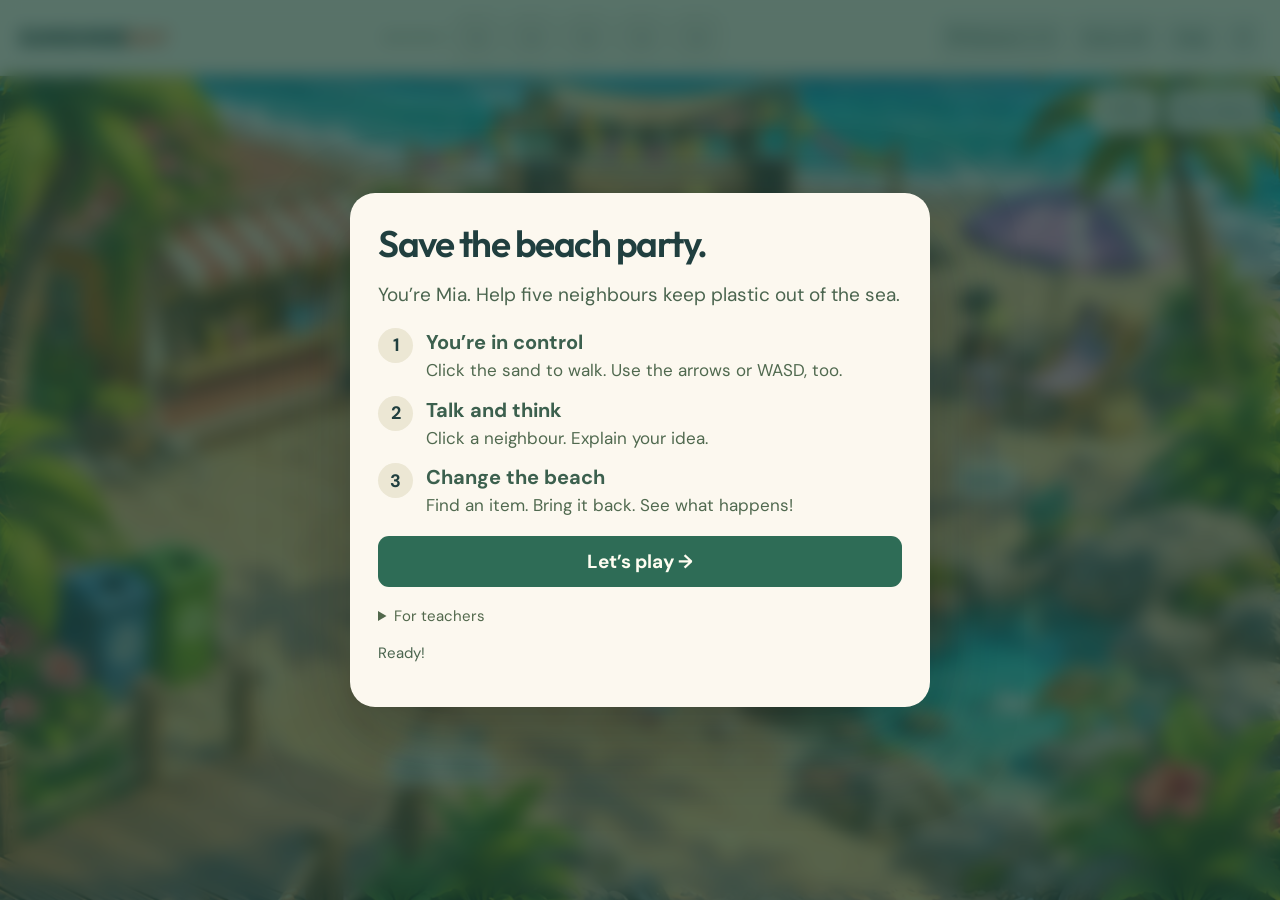
<file: index.html>
<!doctype html><html lang="en"><head><meta charset="utf-8"><meta name="viewport" content="width=device-width,initial-scale=1,viewport-fit=cover"><title>Sunshine Bay — A Beach Adventure</title><link rel="stylesheet" href="game.css"><link rel="stylesheet" href="readability.css"><link rel="stylesheet" href="play.css?v=10"><link rel="stylesheet" href="ui-polish.css?v=10"><link rel="stylesheet" href="festival.css?v=10"></head><body>
<header><a class="logo" href="#">SUNSHINE<span>BAY</span></a><div class="inventory" aria-label="Backpack"><div class="inventory-label">BACKPACK</div><div id="inventorySlots"></div></div><nav><button id="questButton">⚑ Mission 1 / 5</button><button id="music" class="hidden">♫ Music off</button><button id="voice" aria-pressed="false">Voice off</button><button id="help">Help</button><button id="restart" title="New game" aria-label="New game">↻</button></nav></header>
<main><section class="play-area"><div class="world-shell" id="shell"><div id="world"><img class="environment" src="assets/beach-panorama.png" alt="Sunny beach with a drinks stall, festival stage and turtle pool" draggable="false"><div id="entities"></div><div id="footprints"></div><div id="destination"></div><div id="particles"></div><div class="world-note" id="worldNote"></div></div><div class="scene-top"><span class="location">Click the sand to walk · Click a neighbour to talk</span><div><button id="camera">◎ Mia</button><button id="journalBtn">Our story</button></div></div><div class="walk-tip" id="walkTip"></div><div id="toast" role="status"></div><button id="resumeDialogue" class="hidden">Keep talking ↗</button><div id="partyBanner" class="hidden">Beach party!</div></div></section></main>
<div id="questPanel" class="mission-overlay hidden"><aside role="dialog" aria-label="Your mission"><button id="closeQuest" class="close-panel" aria-label="Close mission">×</button><div class="quest-top"><span class="overline">YOUR MISSION</span><span id="counter">01 / 05</span></div><h1 id="questTitle">The cup mountain</h1><div class="progress" id="progress"></div><p id="goal" class="goal"></p><button id="goTarget" class="go-target">Show me →</button><p class="manual-note">You move Mia. Click the sand to choose her path.</p><div class="steps" id="steps"></div><div id="neighbours"></div><div class="speaking-tip"><p id="speakingTip"></p><button id="phrasesBtn">Need words? +</button><p id="phrases" class="hidden">We could… because…<br>What if we…?<br>First…, then…<br>This would protect marine life.</p></div></aside></div>
<section id="dialogue" class="dialogue hidden" role="dialog" aria-label="Character conversation"><div class="portrait-wrap"><div id="portrait" class="portrait"></div><span id="speakerRole"></span></div><div class="dialogue-main"><div class="dialogue-head"><b id="speaker"></b><span id="dialogueStep"></span><button id="closeDialogue" aria-label="Hide conversation">−</button></div><p id="npcLine" aria-live="polite"></p><p id="speakingPrompt"></p><div id="choices"></div><div id="answerArea" class="hidden"><div id="typingBox" class="hidden"><label for="answer">Your idea</label><textarea id="answer" rows="2" placeholder="We could… because…"></textarea><button id="send" class="primary">Send →</button></div><div class="answer-actions"><button id="oral" class="primary">I’ve said my idea ✓</button><button id="typingToggle" class="oral" aria-expanded="false">Type instead</button></div><p id="answerFeedback" role="status"></p></div><div id="dialogueActions"></div><div id="responseTag" class="response-tag"></div></div></section>
<div id="overlay" class="overlay"><div class="welcome-card"><div class="welcome-copy"><h2>Save the beach party.</h2><p>You’re Mia. Help five neighbours keep plastic out of the sea.</p><div class="tutorial"><div><b>1</b><span><strong>You’re in control</strong>Click the sand to walk. Use the arrows or WASD, too.</span></div><div><b>2</b><span><strong>Talk and think</strong>Click a neighbour. Explain your idea.</span></div><div><b>3</b><span><strong>Change the beach</strong>Find an item. Bring it back. See what happens!</span></div></div><button id="start" class="primary">Let’s play →</button><details class="teacher-note"><summary>For teachers</summary><p>Speak first, then press “I’ve said my idea”. Characters have scripted replies. Typing is optional. Open ⚑ Mission for your next step.</p></details><p id="loading">Loading the beach…</p></div></div></div>
<div id="journal" class="overlay hidden"><div class="journal-card"><div class="dialogue-head"><h2>Our beach story</h2><button id="closeJournal">Close ×</button></div><div id="journalContent"></div></div></div><script src="story.js?v=10"></script><script src="celebration.js?v=10"></script><script src="beach-life.js?v=10"></script><script src="game.js?v=10"></script></body></html>
</file>
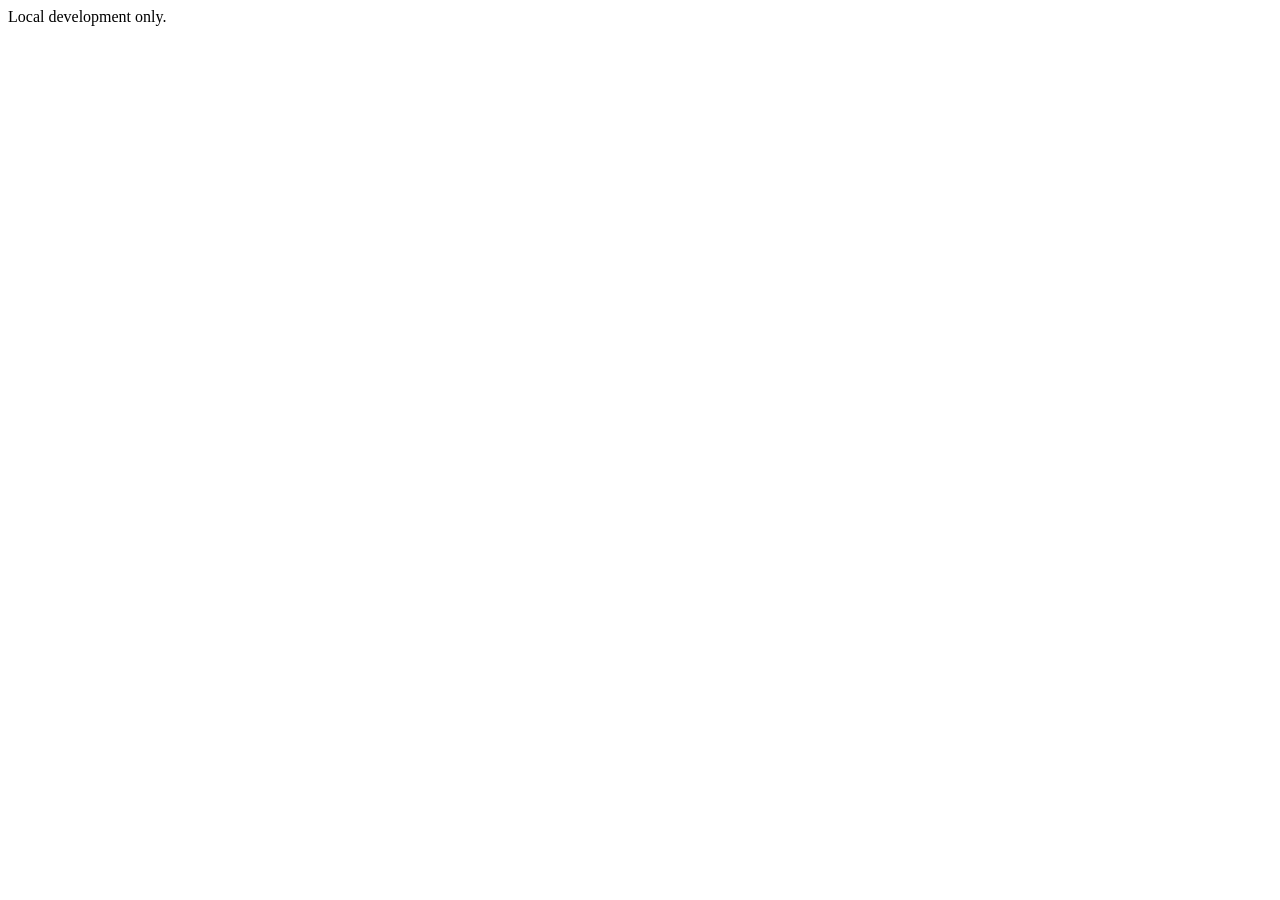
<file: tests/scenes.html>
<!doctype html><html lang="en"><meta charset="utf-8"><title>Local scene checks</title><body><h1>Local scene checks</h1><p>These local-only controls replace this test browser's saved game.</p><button data-count="0">Fresh adventure</button><button data-count="1">Preview refill visitors</button><button data-count="2">Preview clean-up volunteers</button><button data-count="4">Preview clean rockpool</button><button data-count="5">Preview final festival</button><script>if(!['localhost','127.0.0.1'].includes(location.hostname)){document.body.textContent='Local development only.'}else{document.querySelectorAll('button').forEach(b=>b.onclick=()=>{const n=Number(b.dataset.count);localStorage.setItem('sunshine-bay-v2',JSON.stringify({q:Math.min(n,4),stages:Array.from({length:5},(_,i)=>i<n?'done':'inspect'),plans:{0:'refill',1:'challenge',2:'lid',3:'grabber',4:'reward'},answers:[],bag:[],used:['cart','gloves','bin','grabber'].slice(0,n),seen:['bottle','wrapper','windy','turtle','poster'].slice(0,n),position:{x:34,y:82},welcomed:true,voice:false,final:n===5}));location.href='../index.html'})}</script></body></html>
</file>
<file: game.css>
@import url('https://fonts.googleapis.com/css2?family=DM+Sans:wght@400;500;600;700&family=Outfit:wght@400;500;600;700;800&display=swap');
:root{--ink:#203f3f;--muted:#75827b;--cream:#fcf8ef;--coral:#ed795b;--green:#357b68;--line:#e7e7d9}*{box-sizing:border-box}body{margin:0;background:var(--cream);color:var(--ink);font-family:'DM Sans',Arial,sans-serif}button,a,textarea{-webkit-tap-highlight-color:transparent}button{cursor:pointer;border:0;font:inherit;color:inherit}button:focus-visible,a:focus-visible{outline:3px solid #edac4f;outline-offset:3px}button:disabled{cursor:wait;opacity:.5}header{height:80px;display:flex;align-items:center;justify-content:space-between;padding:0 28px;border-bottom:1px solid var(--line);gap:20px}.logo{text-decoration:none;color:var(--ink);font-family:Outfit,Arial,sans-serif;font-size:24px;font-weight:800;letter-spacing:-1px;line-height:1}.logo span{color:var(--coral)}.logo small{display:block;font:9px 'DM Sans',Arial;letter-spacing:3px;margin-top:7px}.header-note{font-size:13px;color:var(--muted)}nav{display:flex;gap:7px}nav button{background:#ebece0;padding:10px 12px;border-radius:9px;font-size:12px}main{display:grid;grid-template-columns:minmax(0,1fr) 290px;gap:20px;max-width:1800px;margin:auto;padding:20px 24px}.play-area{min-width:0}.world-shell{position:relative;overflow:hidden;border-radius:22px;background:#e9ca8b;aspect-ratio:3/2;box-shadow:0 14px 35px #183b3914;isolation:isolate}#world{position:absolute;width:1536px;height:1024px;transform-origin:top left;overflow:hidden;user-select:none}.environment{position:absolute;width:1536px;height:1024px;pointer-events:none}.sea-glint{position:absolute;top:0;left:22%;width:60%;height:100px;background:linear-gradient(115deg,transparent,#fffa,transparent);opacity:.17;animation:glint 9s ease-in-out infinite;pointer-events:none;clip-path:polygon(0 0,100% 0,100% 35%,0 75%)}@keyframes glint{50%{opacity:.5;transform:translateX(130px)}}.scene-top{position:absolute;left:17px;right:17px;top:17px;display:flex;justify-content:space-between;pointer-events:none}.location,.scene-top button{background:#fffc;color:#315449;padding:10px 13px;border-radius:12px;font-size:10px;font-weight:800;letter-spacing:1px;box-shadow:0 4px 12px #2343}.location i{font-style:normal;color:#8c987f;padding-left:10px}.scene-top button{pointer-events:auto;letter-spacing:0}.walk-tip{position:absolute;bottom:14px;left:16px;right:16px;width:fit-content;max-width:90%;border:1px solid #ffffff4d;background:#254f45df;color:white;padding:11px 15px;border-radius:12px;font-size:12px;box-shadow:0 3px 15px #2342;pointer-events:none}.entity{position:absolute;background:none;border:0;padding:0;transform:translate(-50%,-100%);transform-origin:center bottom;cursor:pointer}.actor{width:175px;height:175px;filter:drop-shadow(0 8px 3px #4c473527)}.actor .sprite{width:100%;height:100%;background-image:url('assets/characters.png');background-size:300% 200%;background-repeat:no-repeat;animation:breathe 3.5s ease-in-out infinite;transform-origin:bottom}.actor .nameplate{position:absolute;top:100%;left:50%;transform:translateX(-50%);font-size:16px;padding:5px 12px;background:#fff7e9ef;box-shadow:0 3px 5px #724f2420;border-radius:20px;white-space:nowrap;line-height:1.2;font-weight:800}.actor .questmark{position:absolute;left:48%;top:-22px;background:#f9d367;color:#64471e;width:32px;height:35px;border-radius:14px 14px 14px 0;display:grid;place-items:center;font-size:23px;font-weight:900;box-shadow:0 3px 0 #a77d37;animation:float 1.5s ease-in-out infinite}.actor.done .questmark{background:#9fddad;color:#2a684e}.actor.current .nameplate{background:#ffe0a1}.actor:hover .sprite{filter:brightness(1.1)}@keyframes breathe{50%{transform:translateY(-3px) rotate(.5deg)}}@keyframes float{50%{transform:translateY(-9px)}}#player{pointer-events:none;width:190px;height:190px;z-index:100}.player-ring{position:absolute;bottom:2px;left:27%;width:48%;height:15px;border:3px solid #e8fff7;border-radius:50%;box-shadow:0 0 15px #dcfff9}#player .sprite{background-image:url('assets/walk-cycle.png');background-size:400% 200%;background-position:0 0;animation:none}.item{width:95px;height:95px;filter:drop-shadow(0 5px 3px #714f3530);transition:filter .2s}.item:hover{filter:drop-shadow(0 0 12px #fff)}.item-image{display:block;width:100%;height:100%;background:url('assets/items.png');background-size:400% 200%;background-repeat:no-repeat}.item .item-name{position:absolute;bottom:100%;left:50%;transform:translateX(-50%);white-space:nowrap;background:#fff9e6;padding:7px 11px;border-radius:9px;font-size:16px;opacity:0;pointer-events:none}.item:hover .item-name,.item.focused .item-name{opacity:1}.item.focused:after{content:'✦';position:absolute;top:-15px;left:44%;font-size:27px;color:#fff4bb;text-shadow:0 0 10px #b67a1f;animation:float 1.6s infinite}.hotspot{position:absolute;transform:translate(-50%,-50%);width:50px;height:50px;background:#fff0;border:3px solid #fffa;border-radius:50%;box-shadow:0 0 0 8px #fffa3822;animation:pulse 2s infinite;cursor:pointer}.hotspot:before{content:'⌕';font-size:27px;color:#fff;text-shadow:0 1px 4px #5e4c30}.hotspot:hover{background:#fff5}.hotspot.done{border-color:#a9e1ad;animation:none}.hotspot.done:before{content:'✓';color:#d6f4bc}.hotspot span{display:none;position:absolute;bottom:115%;left:50%;transform:translateX(-50%);background:#fffbe8;padding:7px 12px;font-size:16px;border-radius:10px;white-space:nowrap}.hotspot:hover span{display:block}@keyframes pulse{50%{box-shadow:0 0 0 12px #fff2}}#destination{position:absolute;width:36px;height:18px;border:3px solid #fff;border-radius:50%;transform:translate(-50%,-50%);opacity:0;pointer-events:none}.footprint{position:absolute;width:9px;height:5px;border-radius:50%;background:#a97e4550;animation:fade 3s forwards;pointer-events:none}@keyframes fade{to{opacity:0}}.speech{position:absolute;transform:translate(-50%,-100%);max-width:320px;padding:16px 20px;border-radius:22px 22px 22px 0;background:#fffdf1;box-shadow:0 7px 0 #6c542329;font-size:20px;line-height:1.3;font-weight:700;pointer-events:none;z-index:9999;animation:appear .25s ease-out}.speech:after{content:'';position:absolute;top:100%;left:18px;border:10px solid transparent;border-top-color:#fffdf1;border-left-color:#fffdf1}@keyframes appear{from{opacity:0;translate:0 15px}to{opacity:1;translate:0 0}}.prop{position:absolute;pointer-events:none;transform:translate(-50%,-100%);width:120px;height:120px}.party-particle{position:absolute;font-size:36px;pointer-events:none;animation:confetti 2s ease-out forwards;z-index:9999}@keyframes confetti{to{transform:translate(var(--dx),-260px) rotate(200deg);opacity:0}}.world-note{position:absolute;right:60px;top:110px;background:#fff4d2;color:#58634b;padding:15px 20px;font-size:20px;border-radius:10px;box-shadow:0 4px 8px #0002;display:none}.world-note.visible{display:block}#toast{position:absolute;top:65px;left:50%;transform:translateX(-50%);width:max-content;max-width:85%;background:#244f47ed;color:#fffbea;padding:12px 18px;border-radius:14px;font-size:13px;opacity:0;pointer-events:none;transition:opacity .2s;z-index:10000}#toast.show{opacity:1}#resumeDialogue{position:absolute;bottom:65px;right:17px;background:#fff3c6;padding:12px;border-radius:12px;font-size:13px}.inventory{display:flex;align-items:center;gap:15px;padding:14px 2px;min-height:90px}.inventory-label{font-size:10px;font-weight:800;letter-spacing:1px}.inventory-label small{display:block;max-width:140px;font-size:10px;line-height:1.4;letter-spacing:0;font-weight:400;color:var(--muted);margin-top:5px}#inventorySlots{display:flex;gap:8px;flex:1}.slot{width:57px;height:57px;border:1px solid #e2dfcf;border-radius:14px;background:#f0ecdc;position:relative}.slot.empty{background:linear-gradient(135deg,#eee9dc,#f9f5e9)}.slot.empty:after{content:'+';position:absolute;inset:0;display:grid;place-items:center;color:#c7c3b5;font-size:20px}.slot .item-image{width:50px;height:50px;position:absolute;left:3px;top:3px}.slot.used{opacity:.6}.slot span{display:none;position:absolute;bottom:110%;background:#244e44;color:#fff;padding:7px;border-radius:7px;font-size:11px;white-space:nowrap}.slot:hover span{display:block}#journalBtn{font-size:12px;padding:11px;background:#e8eadd;border-radius:10px}aside{background:#fffdf5;border:1px solid var(--line);padding:22px;border-radius:20px;align-self:start}.quest-top{display:flex;justify-content:space-between;gap:10px}.overline{font-size:10px;letter-spacing:1.7px;font-weight:800;color:#819074}#counter{font-size:10px;color:var(--coral);font-weight:800}h1{font-family:Outfit,Arial;font-size:27px;font-weight:600;line-height:1.12;letter-spacing:-.5px;margin:15px 0}.progress{display:flex;gap:6px;margin:18px 0}.progress i{height:5px;background:#e7e9db;flex:1;border-radius:5px}.progress i.on{background:#6cab8c}.progress i.current{background:#edb467}.goal{font-size:13px;line-height:1.6;margin:15px 0;color:#54705f}.go-target{background:#eaf0df;width:100%;padding:12px;border-radius:10px;text-align:left;font-size:12px;font-weight:700}.steps{margin-top:18px;display:grid;gap:12px}.step{font-size:11px;display:flex;gap:9px;line-height:1.4;color:#a2a99a}.step b{display:grid;place-items:center;border:1px solid #dce0d0;width:20px;height:20px;border-radius:50%;flex-shrink:0;font-size:10px}.step.active{color:#3b6a55}.step.active b{background:#f6dc9c;border-color:#f6dc9c}.step.complete{color:#69957b}.step.complete b{background:#e4efdf;border-color:#e4efdf}.divider{height:1px;background:var(--line);margin:20px 0}#neighbours{display:flex;margin:12px -2px;gap:3px}.neighbour{width:43px;height:45px;overflow:hidden;border-radius:50%;background:#f0ebdd;position:relative;border:2px solid transparent}.neighbour.current{border-color:#d7aa57}.neighbour .mini-portrait{position:absolute;width:130px;height:130px;left:-44px;top:-4px;background-image:url('assets/characters.png');background-size:300% 200%}.neighbour.done{background:#dcebdd}.speaking-tip{background:#eef1e4;padding:14px;border-radius:13px;margin-top:18px}.speaking-tip>span{font-size:9px;color:#798763;letter-spacing:.8px;font-weight:bold}.speaking-tip p{font-size:12px;line-height:1.7;color:#58705a;margin:9px 0}.speaking-tip button{background:none;padding:0;color:#748260;font-size:11px;text-decoration:underline}.dialogue{position:fixed;bottom:22px;left:50%;transform:translateX(-50%);width:min(920px,calc(100% - 38px));display:flex;gap:22px;background:#fffdf2f7;box-shadow:0 15px 80px #153c3940;border:2px solid #fff;border-radius:24px;padding:24px;z-index:30;backdrop-filter:blur(15px);animation:appear .3s ease-out}.portrait-wrap{width:118px;flex-shrink:0}.portrait{width:118px;height:138px;background:url('assets/characters.png');background-size:300% 200%;background-repeat:no-repeat;border-radius:14px}.portrait-wrap>span{font-size:9px;letter-spacing:1px;display:block;text-align:center;color:#8e947b;line-height:1.5;margin-top:8px}.dialogue-main{flex:1;min-width:0}.dialogue-head{display:flex;align-items:center;gap:12px}.dialogue-head b{font-family:Outfit,Arial;font-size:21px}.dialogue-head>span{font-size:10px;letter-spacing:1px;color:#ac9a71;flex:1}.dialogue-head>button{margin-left:auto;background:#efeddf;border-radius:9px;padding:7px 11px}.dialogue p{line-height:1.45}#npcLine{font-size:18px;margin:10px 0}#speakingPrompt{font-size:12px;color:#69806a;margin:8px 0}#choices{display:flex;gap:8px;flex-wrap:wrap;margin:13px 0}#choices button{background:#eee9d9;border:1px solid transparent;border-radius:12px;padding:12px 15px;font-size:12px}#choices button.selected{background:#e0ebd6;border-color:#70a68b}#answerArea label{font-size:11px;color:#89917b;display:block;margin-bottom:6px}textarea{display:block;width:100%;background:#fffdf7;border:1px solid #d7dcc9;padding:10px 12px;border-radius:10px;resize:vertical;font:14px 'DM Sans',Arial;color:#24483d;min-height:65px}textarea:focus{outline:2px solid #9ebf9a}.answer-actions{display:flex;gap:10px;margin-top:9px}.primary{background:#2e6c56;color:#fffdf1;border-radius:11px;padding:13px 19px;font-size:13px;font-weight:700}.primary:hover{background:#418569}.oral{background:#eeeada;color:#707d63;border-radius:11px;padding:11px 15px;font-size:12px}#answerFeedback{font-size:11px;color:#a66c43;margin:6px 0 0}#dialogueActions{display:flex;gap:9px;flex-wrap:wrap;margin-top:12px}.response-tag{font-size:9px;color:#9fa58e;margin-top:12px}.overlay{position:fixed;inset:0;background:#183d35b8;z-index:100;backdrop-filter:blur(9px);display:grid;place-items:center;padding:24px}.welcome-card{width:min(1000px,100%);max-height:93vh;display:grid;grid-template-columns:1fr 1fr;background:var(--cream);border-radius:25px;overflow:auto;box-shadow:0 30px 90px #0004}.welcome-art{min-height:620px;position:relative;overflow:hidden;border-radius:25px 0 0 25px}.welcome-art img{width:100%;height:100%;object-fit:cover;object-position:39% center;position:absolute}.welcome-copy{padding:38px}.welcome-copy h2{font-family:Outfit,Arial;font-size:46px;line-height:1.02;font-weight:600;letter-spacing:-1.5px;margin:17px 0}.welcome-copy>p{font-size:13px;color:#78816c;line-height:1.7}.tutorial{display:grid;gap:16px;margin:25px 0}.tutorial>div{display:flex;gap:13px}.tutorial b{font-size:12px;background:#ece7d4;border-radius:50%;width:30px;height:30px;display:grid;place-items:center;flex-shrink:0}.tutorial span{font-size:12px;line-height:1.5;color:#7b836e}.tutorial strong{display:block;font-weight:700;color:#3c604e;font-size:13px;margin-bottom:3px}.welcome-copy .primary{width:100%}.welcome-copy .teacher-note{font-size:10px;margin:15px 0 0}#loading{font-size:10px}.journal-card{background:var(--cream);padding:30px;border-radius:24px;width:min(760px,100%);max-height:85vh;overflow:auto}.journal-card h2{font-family:Outfit,Arial;letter-spacing:-1px;font-weight:600}.journal-entry{padding:12px 0;border-bottom:1px solid var(--line);font-size:13px;line-height:1.6}.journal-entry b{color:#46775b}.final-card{max-width:620px;background:var(--cream);padding:40px;border-radius:25px;max-height:90vh;overflow:auto}.final-card h2{font:600 44px/1.05 Outfit,Arial;letter-spacing:-1px}.final-card p{line-height:1.6;font-size:14px}.final-card .primary{width:100%;margin-top:10px}.final-plans{background:#e8eddd;border-radius:13px;padding:15px;font-size:13px;line-height:1.8}.hidden{display:none!important}@media(min-width:1600px){aside{padding:28px}.goal{font-size:15px}.step{font-size:13px}}@media(max-width:1000px){main{grid-template-columns:minmax(0,1fr) 240px;padding:14px;gap:12px}aside{padding:16px}.header-note{display:none}h1{font-size:23px}.inventory-label{display:none}.slot{width:48px;height:48px}.slot .item-image{width:44px;height:44px;left:1px;top:1px}.dialogue{bottom:14px}}@media(max-width:740px){header{height:65px;padding:0 13px}.logo{font-size:20px}nav button{padding:8px;font-size:10px}main{grid-template-columns:1fr;padding:10px}.world-shell{aspect-ratio:1.2}.world-shell #world{top:0}aside{display:grid;grid-template-columns:1fr 1fr;gap:8px 15px}aside h1,aside .progress,aside .goal,aside .go-target{grid-column:1/-1}aside h1{margin:3px 0}.quest-top{grid-column:1/-1}aside .progress{margin:4px 0}.goal{margin:2px 0!important}.steps{grid-column:1/2;margin:7px 0}.divider,aside>.overline,#neighbours{display:none}.speaking-tip{grid-column:2/3;grid-row:6/8;margin-top:5px}.scene-top{left:10px;right:10px;top:10px}.location{font-size:8px;padding:8px}.location i{display:none}.scene-top button{font-size:9px;padding:8px}.walk-tip{font-size:10px;bottom:9px;left:9px;padding:8px}.inventory{padding:9px 0;gap:7px}.slot{width:43px;height:43px}.slot .item-image{width:39px;height:39px}.dialogue{gap:10px;padding:15px;border-radius:20px;max-height:83vh;overflow:auto;bottom:9px;width:calc(100% - 18px)}.portrait-wrap{width:68px}.portrait{width:68px;height:85px}#npcLine{font-size:15px}#choices button{padding:9px;font-size:11px}.answer-actions{flex-wrap:wrap}.primary,.oral{font-size:12px;padding:11px}.portrait-wrap>span{font-size:7px}.dialogue-head b{font-size:18px}.dialogue-head>span{font-size:8px}.welcome-card{grid-template-columns:1fr}.welcome-art{min-height:150px;max-height:180px;border-radius:25px 25px 0 0}.welcome-copy{padding:23px}.welcome-copy h2{font-size:34px;margin:10px 0}.tutorial{margin:16px 0;gap:10px}.welcome-copy>p{font-size:12px}.tutorial strong{font-size:12px}.tutorial span{font-size:11px}#journalBtn{font-size:10px;padding:9px}.final-card{padding:25px}.final-card h2{font-size:34px}}

/* Preserve the complete beach at every viewport width. */
@media(max-width:740px){.world-shell{aspect-ratio:3/2}.walk-tip{max-width:94%;line-height:1.4}.dialogue{max-height:78vh}}

.cleanup-layer{position:absolute;inset:0;width:1536px;height:1024px;pointer-events:none;animation:cleanFade 1s ease-out}@keyframes cleanFade{from{opacity:0}to{opacity:1}}
</file>
<file: readability.css>
/* One action at a time; readable classroom text. */
body{font-size:18px}header{height:72px}nav button{font-size:16px;min-height:44px}.logo small,.header-note,#steps,#neighbours,#speakerRole,#dialogueStep,#responseTag,#speakingTip,.walk-tip,.inventory-label{display:none!important}
main{grid-template-columns:minmax(0,1fr) 280px;gap:18px;padding:18px}aside{padding:22px;display:block}h1{font-size:30px;line-height:1.15}.overline,#counter{font-size:15px;letter-spacing:.7px}.goal{font-size:21px!important;line-height:1.45;color:#345c48;margin:18px 0!important}.go-target{font-size:18px;min-height:52px;text-align:center}.progress{margin:16px 0}.speaking-tip{padding:0;background:none;margin-top:20px}.speaking-tip button{font-size:18px;color:#345d49;text-decoration:none;padding:8px 0;min-height:44px}.speaking-tip p{font-size:20px;line-height:1.7;color:#345d49}#journalBtn{font-size:16px;min-height:44px}.location,.scene-top button{font-size:15px;letter-spacing:0;min-height:42px}.scene-top{top:12px;left:12px;right:12px}#toast,#resumeDialogue{font-size:18px;line-height:1.4}#toast{top:65px;max-width:90%}.world-note{display:none!important}.actor .nameplate{font-size:var(--map-label,28px);padding:6px 13px}.item .item-name,.hotspot span{font-size:var(--map-label,28px)}.hotspot{width:var(--map-target,60px);height:var(--map-target,60px)}.hotspot:before{font-size:var(--map-label,28px)}.dialogue-open .speech{display:none}.dialogue{width:min(980px,calc(100% - 32px));gap:18px;padding:24px;max-height:85vh;overflow:auto}.portrait-wrap{width:90px}.portrait{width:90px;height:110px}.dialogue-head b{font-size:27px}.dialogue-head>button{font-size:23px;min-width:44px;min-height:44px}#npcLine{font-size:26px;line-height:1.4;margin:12px 0}#speakingPrompt{font-size:20px;line-height:1.4;color:#466549;margin:10px 0}#speakingPrompt:empty{display:none}#choices{gap:10px;margin:18px 0}#choices button{font-size:19px;padding:14px 18px;min-height:50px}.primary,.oral{font-size:19px;min-height:50px;padding:13px 20px}.answer-actions{margin-top:18px;gap:12px}#answerArea label{font-size:18px;color:#526a4b}textarea{font-size:21px;line-height:1.5;min-height:85px}#typingBox>.primary{margin-top:10px}#answerFeedback{font-size:18px;line-height:1.4;color:#8e562b}#dialogueActions{margin-top:18px}.welcome-art{min-height:530px}.welcome-copy{padding:30px}.welcome-copy h2{font-size:48px;margin:12px 0 20px}.welcome-copy>p{font-size:21px;line-height:1.45;color:#4b654f}.tutorial{gap:18px;margin:25px 0}.tutorial strong{font-size:21px}.tutorial span{font-size:19px;line-height:1.4;color:#50694f}.tutorial b{font-size:18px;width:35px;height:35px}.welcome-copy .teacher-note{font-size:17px;line-height:1.5;margin-top:18px;color:#52684c}.teacher-note summary{cursor:pointer}.teacher-note p{font-size:17px}#loading{font-size:16px}.journal-entry{font-size:20px;line-height:1.55}.journal-card .dialogue-head button{font-size:18px}.final-card p,.final-plans{font-size:21px;line-height:1.5}.final-card .overline{display:none}.slot span{font-size:16px}
@media(max-width:1050px){main{grid-template-columns:1fr}aside{display:grid;grid-template-columns:1fr auto;gap:8px 20px;align-items:center}aside .quest-top{grid-column:1/-1}aside h1{grid-column:1;grid-row:2;margin:4px 0;font-size:26px}aside .progress{display:none}aside .goal{grid-column:1;grid-row:3;font-size:20px!important;margin:0!important}aside .go-target{grid-column:2;grid-row:2/4;width:auto}aside .speaking-tip{grid-column:1/-1;grid-row:auto;margin:0}.speaking-tip p{margin:6px 0}.world-shell{aspect-ratio:3/2}}
@media(max-width:640px){header{padding:0 12px;height:66px}.logo{font-size:21px}nav{gap:5px}nav button{font-size:15px;padding:8px 10px}main{padding:10px;gap:10px}.location{display:none}.scene-top{justify-content:flex-end}.scene-top button{font-size:16px}.inventory{min-height:68px}#journalBtn{font-size:15px;padding:9px}.slot{width:45px;height:45px}.slot .item-image{width:41px;height:41px}.quest-top .overline,#counter{font-size:14px}aside{padding:17px;gap:8px 12px}aside h1{font-size:24px}aside .goal{font-size:19px!important}aside .go-target{font-size:17px;padding:12px;max-width:130px}#toast{font-size:17px;top:60px}.dialogue{bottom:8px;width:calc(100% - 16px);padding:18px;gap:10px;max-height:88vh}.portrait-wrap{width:58px}.portrait{width:58px;height:73px}.dialogue-head b{font-size:25px}#npcLine{font-size:23px;line-height:1.35}#speakingPrompt{font-size:18px}#choices{gap:8px;margin:14px 0}#choices button{font-size:18px;min-height:48px;padding:11px 13px}.primary,.oral{font-size:18px;min-height:48px;padding:12px 16px}.answer-actions{gap:8px;margin-top:12px}.welcome-art{min-height:125px;max-height:125px}.welcome-copy{padding:22px}.welcome-copy h2{font-size:36px;line-height:1.05;margin:4px 0 15px}.welcome-copy>p{font-size:19px}.tutorial{gap:12px;margin:18px 0}.tutorial strong{font-size:19px}.tutorial span{font-size:17px}.tutorial b{font-size:17px;width:31px;height:31px}.welcome-copy .teacher-note{font-size:16px}.overlay{padding:12px}.final-card p,.final-plans{font-size:19px}}
</file>
<file: play.css>
html,body{height:100%;width:100%;overflow:hidden;overscroll-behavior:none}body{height:100dvh;display:flex;flex-direction:column;background:#1a4a48}header{flex:0 0 76px;height:76px;padding:8px 18px;background:#fffbee;gap:12px;z-index:20;box-shadow:0 3px 20px #1235}.logo{font-size:23px;white-space:nowrap}header nav{gap:6px}header nav button{font-size:15px;padding:10px 12px;white-space:nowrap}.inventory{margin:0 auto;min-height:0;padding:0;gap:9px;flex:1;justify-content:center}.inventory-label{display:block!important;font-size:10px;letter-spacing:1px;color:#67775e}#inventorySlots{flex:none;gap:7px}.slot{width:48px;height:48px;border:2px solid #dedfc9;background:#f1eedc}.slot .item-image{width:44px;height:44px;left:0;top:0}.slot.empty:after{font-size:27px;color:#84937c}.slot.used{opacity:.7;background:#deebd4}.slot span{top:115%;bottom:auto;z-index:99;background:#244d43;font-size:15px;padding:10px}.slot:last-child span{right:0}main{display:block!important;flex:1;min-height:0;width:100%;max-width:none;padding:0;overflow:hidden;margin:0}.play-area,.world-shell{width:100%;height:100%;min-height:0}.world-shell{aspect-ratio:auto!important;border-radius:0;background:radial-gradient(ellipse,#367f78,#123c40);box-shadow:none}#world{will-change:transform;isolation:isolate}.environment{z-index:0}#entities,#particles,#footprints{position:absolute;inset:0;pointer-events:none}#entities .entity,#entities .hotspot{pointer-events:auto}#entities .prop{pointer-events:none}.scene-top{top:12px;left:15px;right:15px;z-index:10;align-items:start}.scene-top>div{display:flex;gap:7px}.location{font-size:14px;font-weight:500;background:#ffffffe8;max-width:500px;min-height:0;padding:11px 14px}.scene-top button{background:#fffdf0ed;font-size:15px}.actor .nameplate{font-size:var(--map-label,28px)}#toast{top:auto;bottom:18px;max-width:min(80%,650px);z-index:25;font-size:18px;box-shadow:0 5px 20px #1235}.mission-overlay{position:fixed;inset:0;z-index:35;display:grid;place-items:center;background:#123b4563;backdrop-filter:blur(4px);padding:20px;animation:missionIn .3s ease-out}.mission-overlay aside{display:block!important;position:relative;width:min(530px,95vw);padding:32px;background:#fffcef;border:3px solid #fff7d4;border-radius:23px;box-shadow:0 25px 90px #1237;max-height:calc(100dvh - 35px);overflow:auto}.quest-top{padding-right:30px}.quest-top .overline,#counter{font-size:15px}.mission-overlay h1{font-size:34px;line-height:1.1;margin:18px 0;grid-row:auto}.mission-overlay .progress{display:flex!important;margin:18px 0}.mission-overlay .goal{font-size:24px!important;line-height:1.4;margin:18px 0!important}.mission-overlay .go-target{max-width:none;width:100%;font-size:20px;padding:16px;background:#326d55;color:white;grid-row:auto}.mission-overlay .speaking-tip{display:block;margin-top:10px}.mission-overlay .manual-note{font-size:16px;color:#718169;line-height:1.4;margin:14px 0 0}.close-panel{position:absolute;top:14px;right:14px;background:#e9ead9;width:38px;height:38px;border-radius:11px;font-size:27px}.target-glow{filter:drop-shadow(0 0 19px #fff5a7)!important}.target-glow .sprite{animation:targetGlow .65s ease-in-out 7}.target-beacon{position:absolute;pointer-events:none;transform:translate(-50%,-100%);font-size:var(--map-label,28px);color:#fff8bb;text-shadow:0 2px 5px #674d11;font-weight:900;animation:float 1s ease-in-out infinite;z-index:9999}.dialogue{bottom:18px;max-height:calc(100dvh - 105px);width:min(920px,calc(100% - 30px));padding:20px;z-index:40}#npcLine{font-size:24px;line-height:1.35}#speakingPrompt{font-size:18px}.dialogue .primary,.dialogue .oral,#choices button{font-size:18px;padding:11px 15px;min-height:45px}#choices{margin:12px 0}#dialogueActions{margin-top:12px}.answer-actions{margin-top:12px}#resumeDialogue{z-index:20;bottom:18px;right:18px}.welcome-card{display:block;max-width:580px;max-height:calc(100dvh - 28px);overflow:auto}.welcome-copy{padding:28px}.welcome-copy h2{font-size:37px;margin:4px 0 14px}.welcome-copy>p{font-size:19px}.tutorial{gap:13px;margin:18px 0}.tutorial strong{font-size:20px}.tutorial span{font-size:17px}.teacher-note,#loading{font-size:15px!important}.journal-card{max-height:calc(100dvh - 28px)}#partyBanner{position:absolute;top:20px;left:50%;transform:translateX(-50%);background:#fff0aeed;color:#615022;padding:12px 24px;text-align:center;font-weight:900;font-size:22px;border-radius:16px;box-shadow:0 5px 25px #1234;z-index:12;pointer-events:none;animation:missionIn .6s ease-out}#partyBanner span{display:block;font-size:15px;font-weight:500;margin-top:3px}.life-layer{position:absolute;inset:0;pointer-events:none;z-index:1}.water-motion{position:absolute;inset:0;pointer-events:none;z-index:1;overflow:hidden}.water-motion svg{width:1536px;height:1024px}.ocean-stroke{fill:none;stroke:#d6fff5;stroke-width:5;opacity:.65;animation:waveFlow 4.8s linear infinite}.ocean-stroke:nth-child(2n){animation-delay:-2.4s;stroke-width:3}.pool-ring{fill:none;stroke:#c4ffec;stroke-width:3;opacity:.5;animation:poolPulse 4s ease-in-out infinite}.swimming-turtle{width:142px;height:142px;position:absolute;pointer-events:none;transform:translate(-50%,-50%);filter:drop-shadow(0 10px 5px #07575455)}.swimming-turtle .item-image{position:absolute;inset:0;animation:turtlePaddle 1.3s ease-in-out infinite}.swimming-turtle:after{content:'';position:absolute;left:20%;top:70%;width:70%;height:15%;border:3px solid #c6fff6aa;border-radius:50%;animation:poolPulse 2.5s infinite;z-index:-1}.litter{position:absolute;transform:translate(-50%,-50%);width:64px;height:45px;filter:drop-shadow(0 5px 2px #76593455);pointer-events:none;transition:opacity 1.2s,scale 1.2s}.litter img{width:100%;height:100%;object-fit:contain}.litter.gone{opacity:0;scale:.3}.litter.water-litter{width:75px;height:50px;filter:drop-shadow(0 6px 4px #24686366)}.beach-visitor{position:absolute;width:155px;height:155px;transform:translate(-50%,-100%);pointer-events:none;filter:drop-shadow(0 8px 3px #514e4033)}.beach-visitor .visitor-sprite{width:100%;height:100%;background:url('assets/characters.png');background-size:300% 200%;transform-origin:bottom;animation:visitorIdle 2.2s ease-in-out infinite}.beach-visitor .visitor-bottle{position:absolute;width:48px;height:48px;left:58%;top:45%;background:url('assets/items.png');background-size:400% 200%;background-position:0 0;transform:rotate(-10deg)}.beach-visitor.cleaner .visitor-bottle{background-position:33.333% 0;width:70px;height:70px;top:42%;left:55%;transform:rotate(-35deg)}.beach-visitor.dancing .visitor-sprite{animation:visitorDance .65s ease-in-out infinite}.stage-lights{position:absolute;left:32%;top:4%;width:41%;height:30%;pointer-events:none;mix-blend-mode:screen;opacity:.55;z-index:2}.stage-lights i{position:absolute;top:0;left:10%;width:32%;height:100%;transform-origin:top;clip-path:polygon(48% 0,52% 0,100% 100%,0 100%);background:linear-gradient(#ffe5a9,#fd739b66,transparent);animation:spotlight 3s ease-in-out infinite alternate}.stage-lights i:nth-child(2){left:45%;background:linear-gradient(#d0ffda,#5be9e566,transparent);animation-delay:-1.5s}.festival-decoration{position:absolute;left:29%;top:31%;width:43%;font-size:45px;letter-spacing:20px;white-space:nowrap;pointer-events:none;z-index:5;color:#f5cc6a;text-shadow:0 2px 5px #6442}.stage-party .actor .sprite{animation:visitorDance .7s infinite}.stage-party .scene-top .location{visibility:hidden}.stage-party #questButton{background:#f3cb6d;color:#524324}@keyframes missionIn{from{opacity:0;translate:0 18px;scale:.94}to{opacity:1;translate:0 0;scale:1}}@keyframes targetGlow{50%{filter:brightness(1.4)}}@keyframes waveFlow{0%{transform:translate(30px,-12px);opacity:0}25%{opacity:.7}75%{opacity:.5}100%{transform:translate(-25px,26px);opacity:0}}@keyframes poolPulse{50%{opacity:.8;stroke-width:5}100%{opacity:.2}}@keyframes turtlePaddle{50%{transform:rotate(5deg) scaleY(.95)}}@keyframes visitorIdle{50%{transform:translateY(-3px) rotate(1deg)}}@keyframes visitorDance{0%,100%{transform:translateY(0) rotate(-5deg)}50%{transform:translateY(-13px) rotate(6deg)}}@keyframes spotlight{from{transform:rotate(-28deg)}to{transform:rotate(28deg)}}
@media(max-width:1050px){header{height:115px;flex-basis:115px;flex-wrap:wrap;justify-content:space-between;gap:7px;padding:8px 14px}.logo{font-size:21px}.inventory{order:3;flex:0 0 100%;justify-content:center}.slot{width:42px;height:42px}.slot .item-image{width:38px;height:38px}header nav button{font-size:14px;min-height:39px;padding:8px 10px}.scene-top .location{display:none}.scene-top{justify-content:flex-end}.dialogue{max-height:calc(100dvh - 135px)}}
@media(max-width:640px){header{height:114px;flex-basis:114px;padding:6px 8px}.logo{font-size:18px}header nav{gap:4px}header nav button{font-size:12px;min-height:34px;padding:7px 8px}header nav #voice{display:none}.inventory-label{font-size:10px}.slot{width:42px;height:42px}.scene-top{top:8px;right:8px}.scene-top button{font-size:13px;min-height:34px;padding:7px 10px}.mission-overlay aside{padding:24px}.mission-overlay h1{font-size:29px}.mission-overlay .goal{font-size:22px!important}.mission-overlay .go-target{font-size:18px}#toast{font-size:16px;bottom:12px;max-width:92%}.dialogue{padding:14px;gap:9px;bottom:8px;max-height:calc(100dvh - 130px);width:calc(100% - 16px)}.portrait-wrap{width:48px}.portrait{width:48px;height:62px}#npcLine{font-size:20px}#speakingPrompt{font-size:16px}#choices button,.dialogue .primary,.dialogue .oral{font-size:16px;min-height:42px;padding:10px 12px}.dialogue-head b{font-size:22px}textarea{font-size:18px;min-height:60px}.welcome-copy{padding:22px}.welcome-copy h2{font-size:31px}.welcome-copy>p{font-size:17px}.tutorial span{font-size:16px}.tutorial strong{font-size:18px}.tutorial{gap:10px;margin:14px 0}.teacher-note{margin-top:12px!important}#partyBanner{font-size:17px;top:55px;padding:10px 18px;white-space:nowrap}#partyBanner span{font-size:13px}}
@media(max-height:580px) and (min-width:641px){header{flex-basis:62px;height:62px;flex-wrap:nowrap}.inventory{order:0;flex:1}.slot{width:39px;height:39px}.slot .item-image{width:35px;height:35px}.dialogue{max-height:calc(100dvh - 80px);padding:14px}#npcLine{font-size:20px}#speakingPrompt{font-size:16px}.welcome-copy{padding:20px}.welcome-copy h2{font-size:30px}.welcome-copy>p{font-size:17px}.tutorial{gap:8px;margin:12px 0}.tutorial span{font-size:15px}.tutorial strong{font-size:17px}}

.beach-visitor .visitor-sprite{background-image:url('assets/visitors.png')}.slot:disabled{opacity:1}.slot.empty:after{color:#6b8667}#entities #player{pointer-events:none}
#refill-prop:after{content:'';position:absolute;left:34%;top:48%;width:5px;height:30px;background:linear-gradient(#c6f9ff,#74c3e2bb);border-radius:5px;animation:waterPour 2.4s infinite}@keyframes waterPour{0%,40%,100%{opacity:0;transform:scaleY(.2)}55%,85%{opacity:1;transform:scaleY(1)}}
@media(min-width:1051px) and (max-width:1240px){header{height:115px;flex-basis:115px;flex-wrap:wrap;justify-content:space-between;gap:7px;padding:8px 14px}.inventory{order:3;flex:0 0 100%;justify-content:center}.slot{width:42px;height:42px}.slot .item-image{width:38px;height:38px}header nav button{font-size:14px;min-height:39px;padding:8px 10px}.dialogue{max-height:calc(100dvh - 135px)}}
</file>
<file: ui-polish.css>
/* Lightweight side quest card. The beach stays bright and interactive. */
/* Wide artwork extends beyond the logical playfield, filling the viewport. */
.world-shell {background: #e5c591 url('assets/beach-panorama.png') center / cover no-repeat}
#world {overflow: visible}
#world .environment {width: 3072px; height: 1024px; left: -768px; top: 0; max-width: none}
/* Active clues always sit above character silhouettes and nameplates. */
#entities .hotspot {z-index: 3000 !important}
#entities .beach-visitor,
#entities .beach-visitor * {pointer-events: none !important}
.mission-overlay {
  inset: auto 18px auto auto;
  top: 96px;
  width: min(330px, calc(100vw - 28px));
  padding: 0;
  display: block;
  background: transparent;
  backdrop-filter: none;
  pointer-events: none;
  animation: questSlideIn .38s cubic-bezier(.2,.7,.25,1);
}
.mission-overlay aside {
  width: 100%; padding: 20px;
  pointer-events: auto;
  border: 1px solid #e4e6d4;
  border-radius: 18px;
  box-shadow: 0 8px 28px #264b4230;
  max-height: calc(100dvh - 120px);
}
.mission-overlay .quest-top {min-height: 28px; padding-right: 35px}
.mission-overlay .quest-top .overline,
.mission-overlay h1,
.mission-overlay .progress,
.mission-overlay .manual-note {display: none !important}
.mission-overlay .goal {font-size: 23px !important; margin: 10px 0 18px !important; line-height: 1.3}
.mission-overlay .go-target {font-size: 18px; padding: 12px; min-height: 44px}
.mission-overlay .speaking-tip {margin: 6px 0 0}
.mission-overlay .speaking-tip button {font-size: 16px; min-height: 36px}
.close-panel {top: 12px; right: 12px; width: 32px; height: 32px; font-size: 23px}
.scene-top .location {display: none}
.scene-top {justify-content: flex-end}
#toast {font-size: 18px; width: fit-content; padding: 10px 16px}

/* Relaxed guests, not a grid of rapidly rocking cutouts. */
.beach-visitor .visitor-sprite {animation: none}
.beach-visitor.relaxed .visitor-sprite {
  animation: relaxedBreath var(--breath-time, 7s) ease-in-out var(--breath-delay, 0s) infinite;
}
.beach-visitor.relaxed {animation: guestArrive .8s ease-out both}
.party-particle {font-size: 18px}
.stage-party .actor .sprite {animation: none}
.stage-party .questmark,
.stage-party #entities .item,
.stage-party #gloves-prop,
.stage-party .visitor-bottle {display: none}
.stage-lights {opacity: .22}
.stage-lights i {
  clip-path: none;
  border-radius: 50%;
  background: radial-gradient(ellipse at 50% 15%, #fff0b8, transparent 72%);
  animation: warmLight 8s ease-in-out infinite alternate;
}
.stage-lights i:nth-child(2) {
  background: radial-gradient(ellipse at 50% 15%, #ffdcaf, transparent 72%);
  animation-delay: -4s;
}
#partyBanner {
  top: 13px; left: 18px; transform: none;
  font-size: 20px; font-weight: 700;
  padding: 10px 18px; border-radius: 13px;
  background: #fff8dfed; box-shadow: 0 4px 15px #254d3b22;
}
.festival-decoration {display: none}
@keyframes questSlideIn {from {opacity: 0; translate: 32px 0} to {opacity: 1; translate: 0 0}}
@keyframes relaxedBreath {50% {transform: translateY(-.8px)}}
@keyframes warmLight {from {opacity: .55} to {opacity: .85}}
@keyframes guestArrive {from {opacity: 0} to {opacity: 1}}
/* Keep conversations in a compact left panel, leaving the beach visible. */
.dialogue {
  left: 14px; right: auto; top: 96px; bottom: auto;
  transform: none; width: min(390px, calc(100vw - 28px));
  max-height: calc(100dvh - 112px);
  display: block; padding: 18px;
  animation: dialogueSlideIn .3s ease-out;
}
.dialogue .portrait-wrap {position: absolute; left: 16px; top: 14px; width: 48px}
.dialogue .portrait {width: 48px; height: 60px}
.dialogue .dialogue-head {margin-left: 58px; min-height: 56px}
.dialogue .dialogue-head b {font-size: 24px}
.dialogue #npcLine {font-size: 21px; line-height: 1.35; margin: 12px 0}
.dialogue #speakingPrompt {font-size: 17px; line-height: 1.4}
.dialogue #choices {gap: 7px}
.dialogue #choices button {font-size: 16px; padding: 10px 12px; min-height: 42px}
.dialogue .primary,.dialogue .oral {font-size: 17px; padding: 10px 13px; min-height: 43px}
.dialogue .answer-actions {gap: 7px; flex-wrap: wrap}
.dialogue textarea {font-size: 18px; min-height: 70px}
@keyframes dialogueSlideIn {from {opacity: 0; translate: -24px 0} to {opacity: 1; translate: 0 0}}
@media (max-width: 1240px) {
  .mission-overlay {top: 130px; right: 12px}
  .mission-overlay aside {max-height: calc(100dvh - 145px)}
  .dialogue {top: 130px; max-height: calc(100dvh - 144px)}
}
@media (max-width: 640px) {
  .mission-overlay {width: min(290px, calc(100vw - 20px)); right: 10px}
  .mission-overlay aside {padding: 17px}
  .mission-overlay .goal {font-size: 21px !important}
  #partyBanner {font-size: 17px; left: 10px; top: 52px; padding: 8px 13px}
  .dialogue {left: 10px; width: min(370px, calc(100vw - 20px)); padding: 15px}
}
</file>
<file: festival.css>
.cleanup-worker {position:absolute;width:175px;height:175px;transform:translate(-50%,-100%);pointer-events:none;opacity:0;transition:opacity .4s;filter:drop-shadow(0 7px 3px #46553e33)}
.cleanup-worker.working {opacity:1}
.worker-sprite {width:100%;height:100%;background:url('assets/cleanup-cycle.png');background-size:400% 200%;background-repeat:no-repeat}
.worker-bag {display:none;position:absolute;left:57%;top:60%;width:32px;height:42px;background:linear-gradient(100deg,#737e75,#abb5a8 48%,#69756d);clip-path:polygon(42% 0,62% 0,65% 12%,85% 26%,100% 85%,78% 100%,19% 96%,0 80%,17% 25%,39% 12%);border-radius:40%;filter:drop-shadow(0 3px 2px #27352d44)}
.cleanup-worker.carrying .worker-bag {display:block}
#festivalFireworks {position:fixed;inset:0;width:100%;height:100%;pointer-events:none;z-index:26}
.music-notes {position:absolute;left:43%;top:4%;width:25%;height:25%;z-index:4;pointer-events:none;overflow:visible}
.music-notes span {position:absolute;bottom:0;font-size:48px;font-weight:700;color:#f6ca68;text-shadow:0 2px 8px #8b6e4333;animation:floatingNote var(--note-time,5s) linear var(--note-delay,0s) infinite}
.music-notes span:nth-child(2n) {color:#65bbae}
.music-notes span:nth-child(3n) {color:#d28bb2}
@keyframes floatingNote {0%{opacity:0;transform:translate(0,30px) rotate(-8deg)}20%{opacity:.95}80%{opacity:.8}100%{opacity:0;transform:translate(45px,-160px) rotate(9deg)}}
#music.music-pending {background:#f5d78f;animation:musicInvite 2s ease-in-out infinite}
@keyframes musicInvite {50%{box-shadow:0 0 0 4px #f3d58844}}
</file>
